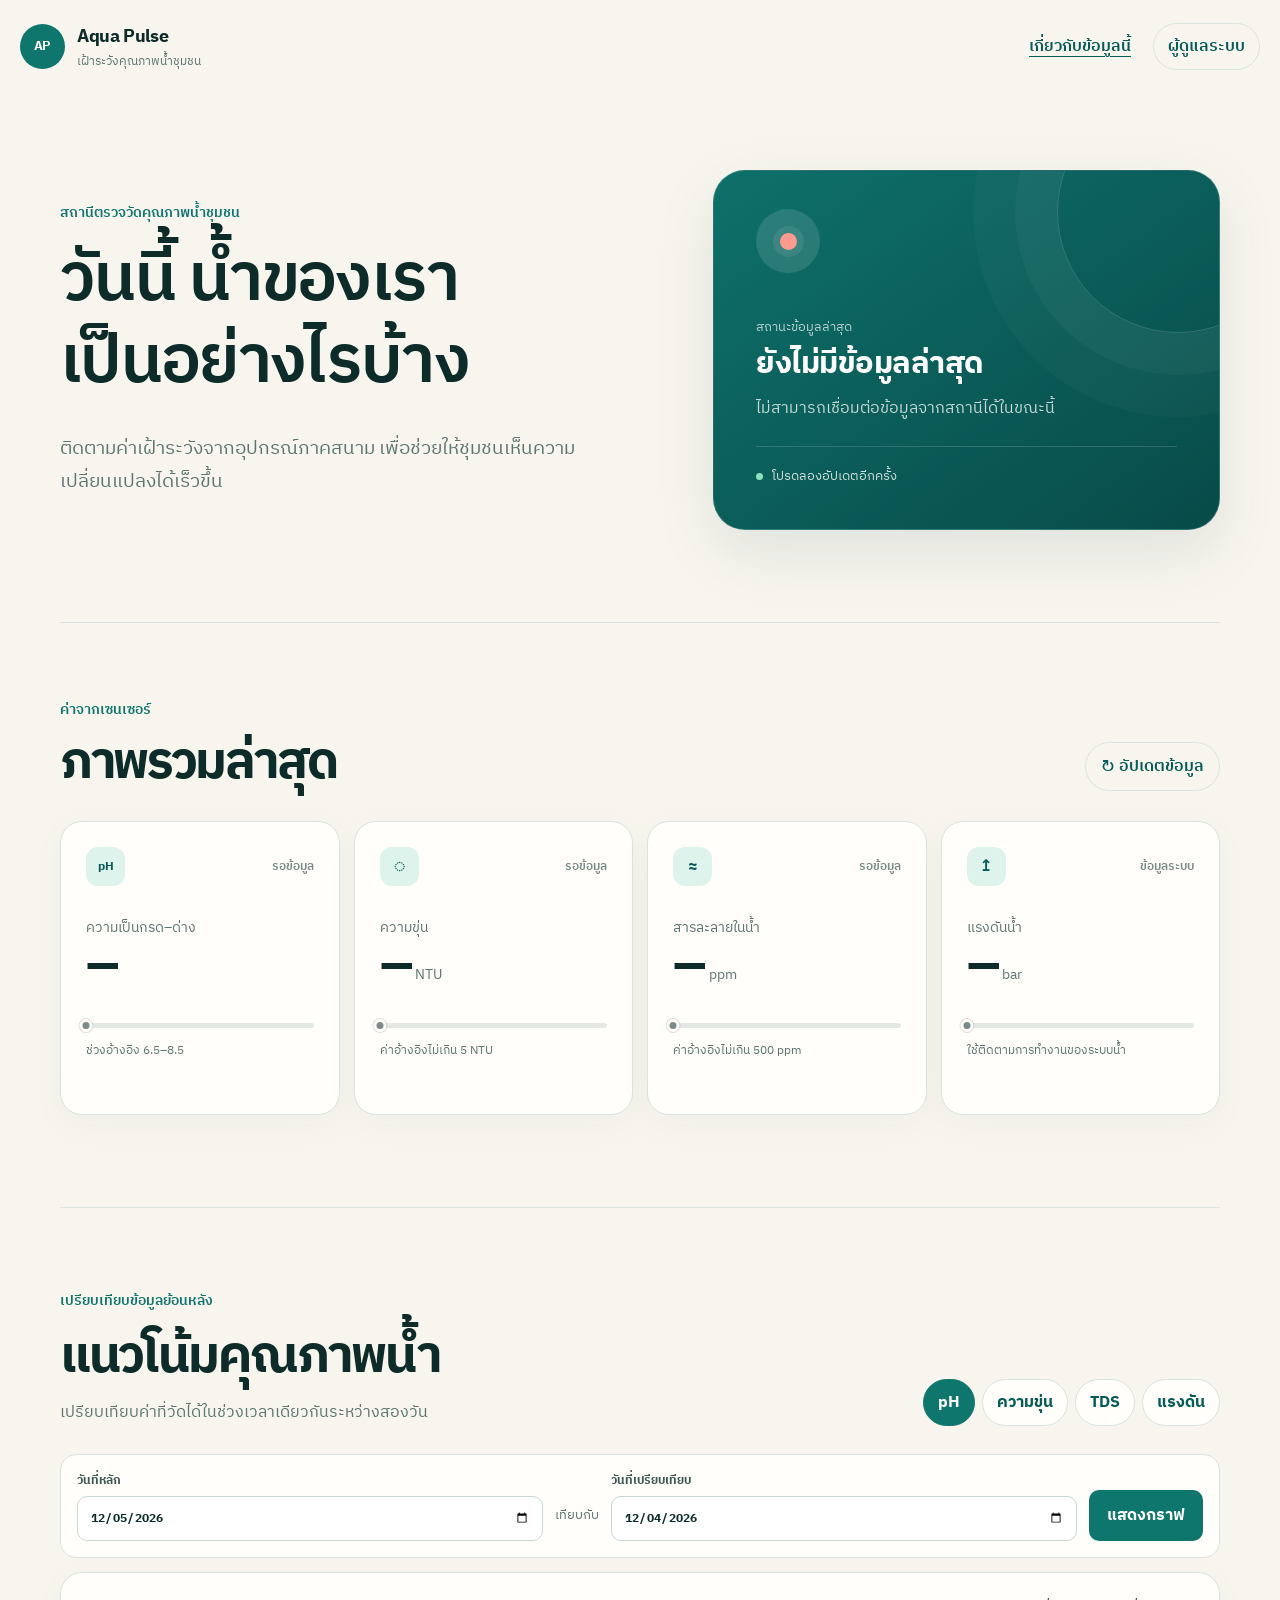
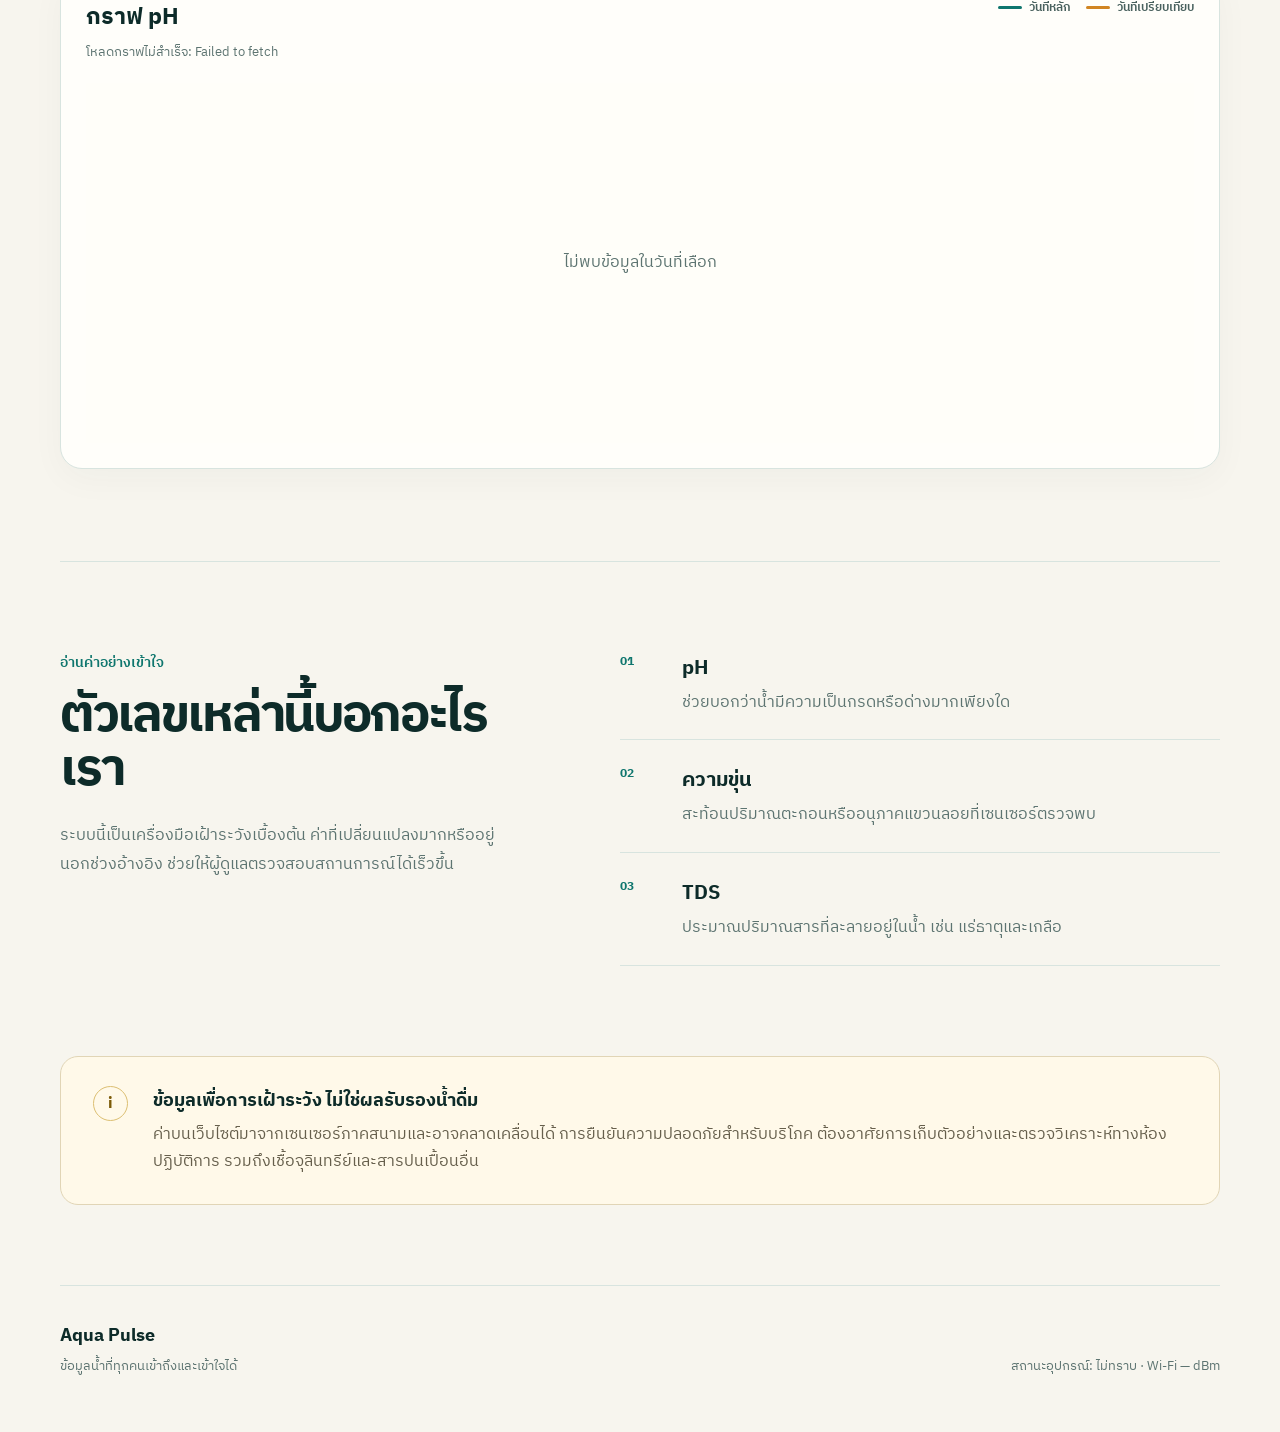
<file: index.html>
<!doctype html>
<html lang="th">
  <head>
    <meta charset="UTF-8" />
    <meta name="viewport" content="width=device-width, initial-scale=1.0" />
    <meta name="theme-color" content="#eaf6f3" />
    <meta
      name="description"
      content="Aqua Pulse รายงานข้อมูลเฝ้าระวังคุณภาพน้ำจากสถานีตรวจวัดชุมชน"
    />
    <title>Aqua Pulse | เฝ้าระวังคุณภาพน้ำชุมชน</title>
    <link rel="preconnect" href="https://fonts.googleapis.com" />
    <link rel="preconnect" href="https://fonts.gstatic.com" crossorigin />
    <link
      href="https://fonts.googleapis.com/css2?family=IBM+Plex+Sans+Thai:wght@400;500;600;700&display=swap"
      rel="stylesheet"
    />
    <link rel="stylesheet" href="styles.css?v=2" />
    <script src="config.js?v=1" defer></script>
    <script src="app.js?v=2" defer></script>
  </head>
  <body>
    <header class="site-header">
      <a class="brand" href="#top" aria-label="Aqua Pulse หน้าหลัก">
        <span class="brand-mark" aria-hidden="true">AP</span>
        <span>
          <strong>Aqua Pulse</strong>
          <small>เฝ้าระวังคุณภาพน้ำชุมชน</small>
        </span>
      </a>
      <nav class="header-nav" aria-label="เมนูหลัก">
        <a class="about-link" href="#about">เกี่ยวกับข้อมูลนี้</a>
        <a class="admin-link" href="admin.html">ผู้ดูแลระบบ</a>
      </nav>
    </header>

    <main id="top">
      <section class="hero shell" aria-labelledby="page-title">
        <div class="hero-copy">
          <p class="eyebrow">สถานีตรวจวัดคุณภาพน้ำชุมชน</p>
          <h1 id="page-title">
            <span>วันนี้ น้ำของเรา</span>
            <span>เป็นอย่างไรบ้าง</span>
          </h1>
          <p class="hero-intro">
            ติดตามค่าเฝ้าระวังจากอุปกรณ์ภาคสนาม เพื่อช่วยให้ชุมชนเห็นความเปลี่ยนแปลงได้เร็วขึ้น
          </p>
        </div>

        <aside class="overall-card" aria-live="polite">
          <div class="status-orb" id="status-orb" aria-hidden="true">
            <span></span>
          </div>
          <div>
            <p class="status-label">สถานะข้อมูลล่าสุด</p>
            <h2 id="overall-status">กำลังตรวจสอบข้อมูล</h2>
            <p id="overall-message">กรุณารอสักครู่ ระบบกำลังเชื่อมต่อสถานีตรวจวัด</p>
          </div>
          <div class="updated-row">
            <span class="live-dot" aria-hidden="true"></span>
            <span id="updated-at">ยังไม่มีเวลาอัปเดต</span>
          </div>
        </aside>
      </section>

      <section class="metrics-section shell" aria-labelledby="metrics-title">
        <div class="section-heading">
          <div>
            <p class="eyebrow">ค่าจากเซนเซอร์</p>
            <h2 id="metrics-title">ภาพรวมล่าสุด</h2>
          </div>
          <button class="refresh-button" id="refresh-button" type="button">
            <span aria-hidden="true">↻</span> อัปเดตข้อมูล
          </button>
        </div>

        <div class="metric-grid">
          <article class="metric-card" data-metric="ph">
            <div class="metric-topline">
              <span class="metric-icon ph-icon" aria-hidden="true">pH</span>
              <span class="metric-state">รอข้อมูล</span>
            </div>
            <p class="metric-name">ความเป็นกรด–ด่าง</p>
            <p class="metric-value"><strong id="ph-value">—</strong></p>
            <div class="range-track" aria-hidden="true"><span id="ph-marker"></span></div>
            <p class="metric-guide">ช่วงอ้างอิง 6.5–8.5</p>
          </article>

          <article class="metric-card" data-metric="turbidity">
            <div class="metric-topline">
              <span class="metric-icon" aria-hidden="true">◌</span>
              <span class="metric-state">รอข้อมูล</span>
            </div>
            <p class="metric-name">ความขุ่น</p>
            <p class="metric-value"><strong id="turbidity-value">—</strong> <span>NTU</span></p>
            <div class="range-track" aria-hidden="true"><span id="turbidity-marker"></span></div>
            <p class="metric-guide">ค่าอ้างอิงไม่เกิน 5 NTU</p>
          </article>

          <article class="metric-card" data-metric="tds">
            <div class="metric-topline">
              <span class="metric-icon" aria-hidden="true">≈</span>
              <span class="metric-state">รอข้อมูล</span>
            </div>
            <p class="metric-name">สารละลายในน้ำ</p>
            <p class="metric-value"><strong id="tds-value">—</strong> <span>ppm</span></p>
            <div class="range-track" aria-hidden="true"><span id="tds-marker"></span></div>
            <p class="metric-guide">ค่าอ้างอิงไม่เกิน 500 ppm</p>
          </article>

          <article class="metric-card neutral" data-metric="pressure">
            <div class="metric-topline">
              <span class="metric-icon" aria-hidden="true">↥</span>
              <span class="metric-state">ข้อมูลระบบ</span>
            </div>
            <p class="metric-name">แรงดันน้ำ</p>
            <p class="metric-value"><strong id="pressure-value">—</strong> <span>bar</span></p>
            <div class="range-track" aria-hidden="true"><span id="pressure-marker"></span></div>
            <p class="metric-guide">ใช้ติดตามการทำงานของระบบน้ำ</p>
          </article>
        </div>
      </section>

      <section class="trend-section shell" aria-labelledby="trend-title">
        <div class="trend-heading">
          <div>
            <p class="eyebrow">เปรียบเทียบข้อมูลย้อนหลัง</p>
            <h2 id="trend-title">แนวโน้มคุณภาพน้ำ</h2>
            <p>เปรียบเทียบค่าที่วัดได้ในช่วงเวลาเดียวกันระหว่างสองวัน</p>
          </div>
          <div class="trend-tabs" role="group" aria-label="เลือกค่าที่แสดงในกราฟ">
            <button class="trend-tab active" type="button" data-trend="ph">pH</button>
            <button class="trend-tab" type="button" data-trend="turbidity">ความขุ่น</button>
            <button class="trend-tab" type="button" data-trend="tds">TDS</button>
            <button class="trend-tab" type="button" data-trend="pressure">แรงดัน</button>
          </div>
        </div>

        <form class="compare-form" id="compare-form">
          <label>วันที่หลัก<input id="primary-date" type="date" required /></label>
          <span class="compare-word">เทียบกับ</span>
          <label>วันที่เปรียบเทียบ<input id="compare-date" type="date" required /></label>
          <button type="submit">แสดงกราฟ</button>
        </form>

        <div class="public-chart-card">
          <div class="chart-meta">
            <div><h3 id="public-chart-title">กราฟ pH</h3><p id="public-chart-note">กำลังโหลดข้อมูลย้อนหลัง</p></div>
            <div class="chart-legend">
              <span><i class="legend-line primary-line"></i><b id="primary-legend">วันที่หลัก</b></span>
              <span><i class="legend-line compare-line"></i><b id="compare-legend">วันที่เปรียบเทียบ</b></span>
            </div>
          </div>
          <div class="public-chart-wrap">
            <canvas id="public-history-chart" role="img" aria-label="กราฟเปรียบเทียบข้อมูลคุณภาพน้ำสองวัน"></canvas>
            <p id="public-chart-empty" class="public-chart-empty" hidden>ไม่พบข้อมูลในวันที่เลือก</p>
          </div>
        </div>
      </section>

      <section class="context-section shell" aria-labelledby="context-title">
        <div class="context-copy">
          <p class="eyebrow">อ่านค่าอย่างเข้าใจ</p>
          <h2 id="context-title">ตัวเลขเหล่านี้บอกอะไรเรา</h2>
          <p>
            ระบบนี้เป็นเครื่องมือเฝ้าระวังเบื้องต้น ค่าที่เปลี่ยนแปลงมากหรืออยู่นอกช่วงอ้างอิง
            ช่วยให้ผู้ดูแลตรวจสอบสถานการณ์ได้เร็วขึ้น
          </p>
        </div>
        <div class="explainer-list">
          <article>
            <span>01</span>
            <div><h3>pH</h3><p>ช่วยบอกว่าน้ำมีความเป็นกรดหรือด่างมากเพียงใด</p></div>
          </article>
          <article>
            <span>02</span>
            <div><h3>ความขุ่น</h3><p>สะท้อนปริมาณตะกอนหรืออนุภาคแขวนลอยที่เซนเซอร์ตรวจพบ</p></div>
          </article>
          <article>
            <span>03</span>
            <div><h3>TDS</h3><p>ประมาณปริมาณสารที่ละลายอยู่ในน้ำ เช่น แร่ธาตุและเกลือ</p></div>
          </article>
        </div>
      </section>

      <section class="disclaimer shell" id="about">
        <span class="notice-icon" aria-hidden="true">i</span>
        <div>
          <h2>ข้อมูลเพื่อการเฝ้าระวัง ไม่ใช่ผลรับรองน้ำดื่ม</h2>
          <p>
            ค่าบนเว็บไซต์มาจากเซนเซอร์ภาคสนามและอาจคลาดเคลื่อนได้ การยืนยันความปลอดภัยสำหรับบริโภค
            ต้องอาศัยการเก็บตัวอย่างและตรวจวิเคราะห์ทางห้องปฏิบัติการ รวมถึงเชื้อจุลินทรีย์และสารปนเปื้อนอื่น
          </p>
        </div>
      </section>
    </main>

    <footer class="site-footer shell">
      <div><strong>Aqua Pulse</strong><p>ข้อมูลน้ำที่ทุกคนเข้าถึงและเข้าใจได้</p></div>
      <p>สถานะอุปกรณ์: <span id="device-status">ไม่ทราบ</span> · Wi‑Fi <span id="wifi-value">—</span> dBm</p>
    </footer>

    <noscript>เว็บไซต์นี้ต้องเปิดใช้งาน JavaScript เพื่อโหลดข้อมูลล่าสุดจากสถานีตรวจวัด</noscript>
  </body>
</html>
</file>
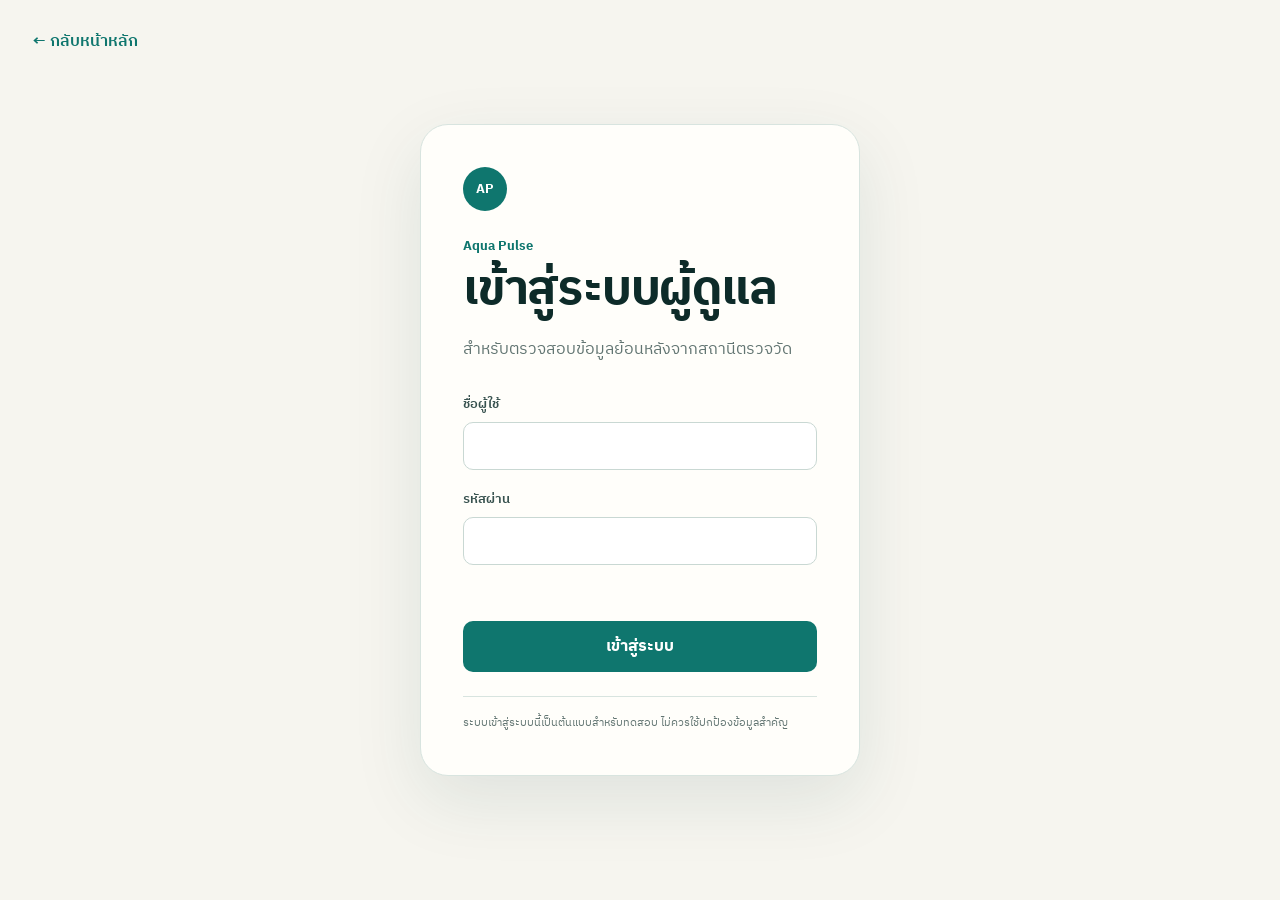
<file: admin.html>
<!doctype html>
<html lang="th">
  <head>
    <meta charset="UTF-8" />
    <meta name="viewport" content="width=device-width, initial-scale=1.0" />
    <meta name="robots" content="noindex,nofollow" />
    <title>ระบบผู้ดูแล | Aqua Pulse</title>
    <link rel="preconnect" href="https://fonts.googleapis.com" />
    <link rel="preconnect" href="https://fonts.gstatic.com" crossorigin />
    <link href="https://fonts.googleapis.com/css2?family=IBM+Plex+Sans+Thai:wght@400;500;600;700&display=swap" rel="stylesheet" />
    <link rel="stylesheet" href="admin.css?v=3" />
    <script src="config.js?v=1" defer></script>
    <script src="admin.js?v=3" defer></script>
  </head>
  <body>
    <main>
      <section class="login-view" id="login-view">
        <a class="back-link" href="index.html">← กลับหน้าหลัก</a>
        <div class="login-card">
          <span class="logo">AP</span>
          <p class="eyebrow">Aqua Pulse</p>
          <h1>เข้าสู่ระบบผู้ดูแล</h1>
          <p class="muted">สำหรับตรวจสอบข้อมูลย้อนหลังจากสถานีตรวจวัด</p>
          <form id="login-form">
            <label>ชื่อผู้ใช้<input id="username" name="username" autocomplete="username" required /></label>
            <label>รหัสผ่าน<input id="password" name="password" type="password" autocomplete="current-password" required /></label>
            <p class="form-error" id="login-error" role="alert"></p>
            <button type="submit">เข้าสู่ระบบ</button>
          </form>
          <p class="security-note">ระบบเข้าสู่ระบบนี้เป็นต้นแบบสำหรับทดสอบ ไม่ควรใช้ปกป้องข้อมูลสำคัญ</p>
        </div>
      </section>

      <section class="dashboard" id="dashboard" hidden>
        <header class="admin-header">
          <a class="brand" href="index.html"><span class="logo">AP</span><span><strong>Aqua Pulse</strong><small>ระบบผู้ดูแลข้อมูล</small></span></a>
          <button class="ghost-button" id="logout-button" type="button">ออกจากระบบ</button>
        </header>

        <div class="dashboard-shell">
          <div class="page-heading">
            <div><p class="eyebrow">ข้อมูลจากสถานี</p><h1>ข้อมูลย้อนหลัง</h1><p class="muted" id="result-summary">กำลังเตรียมข้อมูล</p></div>
            <button id="reload-button" class="primary-button" type="button">อัปเดตข้อมูล</button>
          </div>

          <form class="filters" id="filter-form">
            <label>ตั้งแต่วันที่<input type="date" id="from-date" /></label>
            <label>ถึงวันที่<input type="date" id="to-date" /></label>
            <label>จำนวนรายการ<select id="limit"><option>50</option><option selected>100</option><option>250</option><option>500</option></select></label>
            <button type="submit">ค้นหา</button>
            <button class="clear-button" id="clear-filter" type="button">ล้างตัวกรอง</button>
          </form>

          <div class="notice" id="data-notice" role="status">กำลังโหลดข้อมูล…</div>
          <section class="chart-card" aria-labelledby="chart-title">
            <div class="chart-heading">
              <div>
                <p class="chart-kicker">แนวโน้มตามเวลา</p>
                <h2 id="chart-title">กราฟ pH</h2>
                <p id="chart-description">แสดงการเปลี่ยนแปลงของค่า pH จากข้อมูลที่เลือก</p>
              </div>
              <div class="chart-tabs" role="group" aria-label="เลือกข้อมูลในกราฟ">
                <button class="chart-tab active" type="button" data-chart="ph">pH</button>
                <button class="chart-tab" type="button" data-chart="turbidity">ความขุ่น</button>
                <button class="chart-tab" type="button" data-chart="tds">TDS</button>
                <button class="chart-tab" type="button" data-chart="pressure">แรงดัน</button>
              </div>
            </div>
            <div class="chart-wrap">
              <canvas id="history-chart" role="img" aria-label="กราฟข้อมูลย้อนหลัง"></canvas>
              <p class="chart-empty" id="chart-empty" hidden>ไม่มีข้อมูลสำหรับสร้างกราฟ</p>
            </div>
          </section>
          <div class="table-card">
            <div class="table-scroll">
              <table>
                <thead><tr><th>วันและเวลา</th><th>แรงดัน</th><th>pH</th><th>TDS</th><th>ความขุ่น</th><th>Wi‑Fi</th><th>สถานะ</th></tr></thead>
                <tbody id="history-body"></tbody>
              </table>
            </div>
          </div>
        </div>
      </section>
    </main>
  </body>
</html>
</file>
<file: styles.css>
:root {
  --ink: #0d2b29;
  --muted: #5d7471;
  --teal: #0f766e;
  --teal-dark: #075c57;
  --mint: #dff3ed;
  --cream: #f7f5ee;
  --paper: #fffefa;
  --line: #d8e4df;
  --good: #1c846d;
  --warn: #d18522;
  --bad: #c84c3e;
  --unknown: #7b8a88;
  --shadow: 0 22px 60px rgba(22, 71, 65, 0.1);
}

* { box-sizing: border-box; }
html { scroll-behavior: smooth; }
body {
  margin: 0;
  color: var(--ink);
  background: var(--cream);
  font-family: "IBM Plex Sans Thai", system-ui, sans-serif;
  -webkit-font-smoothing: antialiased;
}
button, a { font: inherit; }
a { color: inherit; }
.shell { width: min(1160px, calc(100% - 40px)); margin-inline: auto; }

.site-header {
  width: min(1240px, calc(100% - 40px));
  margin: 0 auto;
  min-height: 92px;
  display: flex;
  align-items: center;
  justify-content: space-between;
}
.brand { display: flex; align-items: center; gap: 12px; text-decoration: none; }
.brand-mark {
  display: grid; place-items: center; width: 45px; height: 45px; border-radius: 50%;
  color: #fff; background: var(--teal); font-size: 13px; font-weight: 700; letter-spacing: -.04em;
}
.brand strong, .brand small { display: block; }
.brand strong { font-size: 18px; letter-spacing: -.02em; }
.brand small { color: var(--muted); font-size: 12px; }
.header-nav { display: flex; align-items: center; gap: 22px; }
.about-link, .admin-link { color: var(--teal-dark); font-weight: 600; text-decoration-thickness: 1px; text-underline-offset: 5px; }
.admin-link { padding: 9px 14px; border: 1px solid var(--line); border-radius: 999px; text-decoration: none; }

.hero { display: grid; grid-template-columns: 1.05fr .95fr; gap: 8%; align-items: center; padding: 78px 0 92px; }
.eyebrow { margin: 0 0 16px; color: var(--teal); font-size: 14px; font-weight: 600; line-height: 1.6; }
.hero-copy { min-width: 0; }
.hero h1 {
  margin: 0;
  max-width: 720px;
  font-size: clamp(46px, 5.25vw, 74px);
  font-weight: 600;
  line-height: 1.22;
  letter-spacing: -.025em;
}
.hero h1 span { display: block; }
.hero-intro { max-width: 560px; margin: 28px 0 0; color: var(--muted); font-size: 19px; line-height: 1.75; }
.overall-card {
  position: relative; overflow: hidden; min-height: 360px; padding: 42px;
  display: flex; flex-direction: column; justify-content: flex-end;
  border: 1px solid rgba(255,255,255,.14); border-radius: 32px; color: #fff;
  background: linear-gradient(145deg, #0e706a, #084b49); box-shadow: var(--shadow);
}
.overall-card::after { content: ""; position: absolute; width: 240px; height: 240px; right: -80px; top: -80px; border: 1px solid rgba(255,255,255,.16); border-radius: 50%; box-shadow: 0 0 0 42px rgba(255,255,255,.035), 0 0 0 84px rgba(255,255,255,.025); }
.status-orb { position: absolute; top: 38px; left: 42px; width: 64px; height: 64px; display: grid; place-items: center; border-radius: 50%; background: rgba(255,255,255,.12); }
.status-orb span { width: 17px; height: 17px; border-radius: 50%; background: #b5c1bf; box-shadow: 0 0 0 7px rgba(255,255,255,.08); }
.status-orb.good span { background: #8de0bd; }
.status-orb.warning span { background: #ffd18a; }
.status-orb.danger span { background: #ff9a8f; }
.status-label { margin: 0 0 6px; color: rgba(255,255,255,.7); font-size: 13px; }
.overall-card h2 { margin: 0; font-size: 31px; line-height: 1.35; letter-spacing: -.015em; }
.overall-card h2 + p { margin: 10px 0 24px; color: rgba(255,255,255,.76); line-height: 1.65; }
.updated-row { padding-top: 18px; border-top: 1px solid rgba(255,255,255,.15); display: flex; align-items: center; gap: 9px; font-size: 13px; color: rgba(255,255,255,.8); }
.live-dot { width: 7px; height: 7px; border-radius: 50%; background: #8de0bd; }

.metrics-section { padding: 76px 0 92px; border-top: 1px solid var(--line); }
.section-heading { margin-bottom: 30px; display: flex; justify-content: space-between; align-items: end; }
.section-heading h2, .context-copy h2 { margin: 0; font-size: clamp(34px, 4vw, 52px); line-height: 1.05; letter-spacing: -.045em; }
.refresh-button { padding: 10px 15px; border: 1px solid var(--line); border-radius: 999px; color: var(--teal-dark); background: transparent; font-weight: 600; cursor: pointer; }
.refresh-button:hover { background: var(--mint); }
.refresh-button:disabled { opacity: .55; cursor: wait; }
.metric-grid { display: grid; grid-template-columns: repeat(4, 1fr); gap: 14px; }
.metric-card { min-height: 294px; padding: 25px; border: 1px solid var(--line); border-radius: 22px; background: var(--paper); box-shadow: 0 10px 35px rgba(26,70,65,.035); }
.metric-topline { display: flex; align-items: center; justify-content: space-between; gap: 10px; }
.metric-icon { width: 39px; height: 39px; display: grid; place-items: center; border-radius: 12px; color: var(--teal-dark); background: var(--mint); font-weight: 700; }
.ph-icon { font-size: 12px; }
.metric-state { color: var(--unknown); font-size: 12px; font-weight: 600; }
.metric-card.good .metric-state { color: var(--good); }
.metric-card.warning .metric-state { color: var(--warn); }
.metric-card.danger .metric-state { color: var(--bad); }
.metric-name { margin: 30px 0 6px; color: var(--muted); font-size: 14px; }
.metric-value { margin: 0; white-space: nowrap; }
.metric-value strong { font-size: 43px; line-height: 1; letter-spacing: -.055em; }
.metric-value span { color: var(--muted); font-size: 14px; }
.range-track { position: relative; height: 5px; margin: 35px 0 14px; border-radius: 10px; background: #e4e9e6; }
.range-track span { position: absolute; left: 0; top: -4px; width: 13px; height: 13px; border: 3px solid var(--paper); border-radius: 50%; background: var(--unknown); box-shadow: 0 0 0 1px rgba(0,0,0,.12); transform: translateX(-50%); }
.metric-card.good .range-track span { background: var(--good); }
.metric-card.warning .range-track span { background: var(--warn); }
.metric-card.danger .range-track span { background: var(--bad); }
.metric-guide { margin: 0; color: var(--muted); font-size: 12px; line-height: 1.55; }

.trend-section { padding: 82px 0 92px; border-top: 1px solid var(--line); }
.trend-heading { display:flex; justify-content:space-between; align-items:end; gap:32px; }
.trend-heading h2 { margin:0; font-size:clamp(34px,4vw,52px); line-height:1.1; letter-spacing:-.04em; }
.trend-heading > div:first-child > p:last-child { margin:14px 0 0; color:var(--muted); }
.trend-tabs { display:flex; flex-wrap:wrap; justify-content:flex-end; gap:7px; }
.trend-tab { padding:9px 14px; border:1px solid var(--line); border-radius:999px; color:var(--teal-dark); background:var(--paper); font-weight:700; cursor:pointer; }
.trend-tab.active { border-color:var(--teal); color:white; background:var(--teal); }
.compare-form { margin:28px 0 14px; padding:16px; display:grid; grid-template-columns:1fr auto 1fr auto; align-items:end; gap:12px; border:1px solid var(--line); border-radius:16px; background:var(--paper); }
.compare-form label { display:grid; gap:6px; color:#3e5955; font-size:12px; font-weight:700; }
.compare-form input { min-width:0; width:100%; padding:11px 12px; border:1px solid #c9d8d3; border-radius:10px; color:var(--ink); background:white; font:inherit; }
.compare-form button { padding:12px 18px; border:0; border-radius:10px; color:white; background:var(--teal); font:inherit; font-weight:700; cursor:pointer; }
.compare-word { align-self:center; padding-top:18px; color:var(--muted); font-size:13px; }
.public-chart-card { padding:25px; border:1px solid var(--line); border-radius:22px; background:var(--paper); box-shadow:0 10px 35px rgba(26,70,65,.035); }
.chart-meta { display:flex; justify-content:space-between; align-items:start; gap:24px; }
.chart-meta h3 { margin:0; font-size:23px; }.chart-meta p{margin:5px 0 0;color:var(--muted);font-size:13px}
.chart-legend { display:flex; flex-wrap:wrap; gap:15px; color:#49615e; font-size:12px; }.chart-legend span{display:flex;align-items:center;gap:7px}.chart-legend b{font-weight:600}
.legend-line { width:24px; height:3px; display:inline-block; border-radius:3px; }.primary-line{background:#0f766e}.compare-line{background:#d18522}
.public-chart-wrap { position:relative; height:360px; margin-top:20px; }
#public-history-chart { width:100%; height:100%; display:block; }
.public-chart-empty { position:absolute; inset:0; margin:0; display:grid; place-items:center; color:var(--muted); background:rgba(255,254,250,.88); }.public-chart-empty[hidden]{display:none}

.context-section { padding: 90px 0; display: grid; grid-template-columns: .85fr 1.15fr; gap: 10%; border-top: 1px solid var(--line); }
.context-copy > p:last-child { max-width: 460px; margin: 24px 0 0; color: var(--muted); line-height: 1.8; }
.explainer-list article { padding: 24px 0; display: grid; grid-template-columns: 48px 1fr; gap: 14px; border-bottom: 1px solid var(--line); }
.explainer-list article:first-child { padding-top: 0; }
.explainer-list article > span { color: var(--teal); font-size: 12px; font-weight: 700; }
.explainer-list h3 { margin: 0 0 5px; font-size: 20px; }
.explainer-list p { margin: 0; color: var(--muted); line-height: 1.6; }

.disclaimer { margin-bottom: 80px; padding: 29px 32px; display: grid; grid-template-columns: 42px 1fr; gap: 18px; border: 1px solid #e1d5b6; border-radius: 18px; background: #fff9e9; }
.notice-icon { width: 35px; height: 35px; display: grid; place-items: center; border: 1px solid #dcbf72; border-radius: 50%; color: #7c5b08; font-weight: 700; }
.disclaimer h2 { margin: 0 0 5px; font-size: 18px; }
.disclaimer p { margin: 0; color: #665f4c; line-height: 1.7; }
.site-footer { padding: 35px 0 55px; display: flex; justify-content: space-between; align-items: end; border-top: 1px solid var(--line); color: var(--muted); font-size: 13px; }
.site-footer strong { color: var(--ink); font-size: 18px; }
.site-footer p { margin: 4px 0 0; }
noscript { display: block; padding: 15px; text-align: center; background: #fff1c7; }

@media (max-width: 900px) {
  .hero { grid-template-columns: 1fr; gap: 48px; padding-top: 48px; }
  .overall-card { min-height: 330px; }
  .metric-grid { grid-template-columns: repeat(2, 1fr); }
  .context-section { grid-template-columns: 1fr; gap: 48px; }
  .trend-heading { display:grid; }.trend-tabs{justify-content:flex-start}.compare-form{grid-template-columns:1fr 1fr}.compare-word{display:none}.compare-form button{grid-column:1/-1}
}
@media (max-width: 560px) {
  .shell, .site-header { width: min(100% - 28px, 1160px); }
  .site-header { min-height: 78px; }
  .about-link { display: none; }
  .hero { padding: 42px 0 66px; }
  .hero h1 { font-size: 43px; line-height: 1.24; }
  .hero-intro { font-size: 16px; }
  .overall-card { min-height: 330px; padding: 28px; border-radius: 25px; }
  .status-orb { left: 28px; top: 28px; }
  .overall-card h2 { font-size: 27px; }
  .metrics-section { padding: 60px 0 70px; }
  .section-heading { align-items: start; gap: 20px; }
  .refresh-button { width: 44px; overflow: hidden; white-space: nowrap; color: transparent; }
  .refresh-button span { color: var(--teal-dark); }
  .metric-grid { grid-template-columns: 1fr; }
  .metric-card { min-height: 250px; }
  .context-section { padding: 70px 0; }
  .trend-section { padding:65px 0 70px; }.trend-tabs{display:grid;grid-template-columns:1fr 1fr}.compare-form{grid-template-columns:1fr}.compare-form button{grid-column:auto}.chart-meta{display:grid}.public-chart-wrap{height:290px}
  .disclaimer { padding: 23px; grid-template-columns: 1fr; }
  .site-footer { align-items: start; flex-direction: column; gap: 24px; }
}

@media (prefers-reduced-motion: reduce) { html { scroll-behavior: auto; } }
</file>
<file: admin.css>
:root { --ink:#0d2b29; --muted:#627572; --teal:#0f766e; --cream:#f6f5ef; --paper:#fffefa; --line:#d8e4df; --bad:#b83d35; }
* { box-sizing:border-box; }
[hidden] { display:none !important; }
body { margin:0; color:var(--ink); background:var(--cream); font-family:"IBM Plex Sans Thai",system-ui,sans-serif; }
button,input,select { font:inherit; }
.login-view { min-height:100vh; padding:32px; display:grid; place-items:center; position:relative; }
.back-link { position:absolute; top:28px; left:32px; color:var(--teal); font-weight:600; text-decoration:none; }
.login-card { width:min(440px,100%); padding:42px; border:1px solid var(--line); border-radius:28px; background:var(--paper); box-shadow:0 24px 70px rgba(18,70,64,.1); }
.logo { width:44px; height:44px; display:grid; place-items:center; border-radius:50%; color:white; background:var(--teal); font-size:13px; font-weight:700; }
.eyebrow { margin:24px 0 5px; color:var(--teal); font-size:13px; font-weight:700; }
h1 { margin:0; font-size:clamp(32px,4vw,48px); line-height:1.2; letter-spacing:-.025em; }
.muted { color:var(--muted); }
form label { display:grid; gap:7px; color:#38524f; font-size:13px; font-weight:600; }
.login-card form { margin-top:30px; display:grid; gap:18px; }
input,select { width:100%; padding:12px 13px; border:1px solid #c9d8d3; border-radius:10px; color:var(--ink); background:white; outline:none; }
input:focus,select:focus { border-color:var(--teal); box-shadow:0 0 0 3px rgba(15,118,110,.12); }
button { border:0; cursor:pointer; }
.login-card button,.primary-button,.filters button { padding:12px 18px; border-radius:10px; color:white; background:var(--teal); font-weight:700; }
.form-error { min-height:20px; margin:0; color:var(--bad); font-size:13px; }
.security-note { margin:24px 0 0; padding-top:18px; border-top:1px solid var(--line); color:var(--muted); font-size:11px; line-height:1.6; }
.admin-header { min-height:82px; padding:0 max(24px,calc((100vw - 1200px)/2)); display:flex; align-items:center; justify-content:space-between; border-bottom:1px solid var(--line); background:rgba(255,254,250,.9); }
.brand { display:flex; align-items:center; gap:11px; color:inherit; text-decoration:none; }.brand strong,.brand small{display:block}.brand small{color:var(--muted);font-size:12px}
.ghost-button { padding:9px 14px; border:1px solid var(--line); border-radius:999px; color:var(--teal); background:transparent; font-weight:600; }
.dashboard-shell { width:min(1200px,calc(100% - 40px)); margin:0 auto; padding:65px 0 90px; }
.page-heading { display:flex; align-items:end; justify-content:space-between; gap:20px; }.page-heading .eyebrow{margin-top:0}.page-heading .muted{margin-bottom:0}
.filters { margin:34px 0 22px; padding:20px; display:grid; grid-template-columns:repeat(3,1fr) auto auto; align-items:end; gap:12px; border:1px solid var(--line); border-radius:16px; background:var(--paper); }
.filters .clear-button { color:var(--teal); background:#e5f2ee; }
.notice { margin-bottom:12px; color:var(--muted); font-size:13px; }.notice.error{color:var(--bad)}
.chart-card { margin-bottom:20px; padding:24px; border:1px solid var(--line); border-radius:18px; background:var(--paper); }
.chart-heading { display:flex; align-items:start; justify-content:space-between; gap:24px; }
.chart-kicker { margin:0 0 3px; color:var(--teal); font-size:12px; font-weight:700; }
.chart-heading h2 { margin:0; font-size:24px; }
.chart-heading p:last-child { margin:5px 0 0; color:var(--muted); font-size:13px; }
.chart-tabs { display:flex; flex-wrap:wrap; gap:7px; }
.chart-tab { padding:8px 13px; border:1px solid var(--line); border-radius:999px; color:var(--teal); background:white; font-size:12px; font-weight:700; }
.chart-tab.active { border-color:var(--teal); color:white; background:var(--teal); }
.chart-wrap { position:relative; height:330px; margin-top:24px; }
#history-chart { width:100%; height:100%; display:block; }
.chart-empty { position:absolute; inset:0; margin:0; display:grid; place-items:center; color:var(--muted); background:rgba(255,254,250,.85); }
.chart-empty[hidden] { display:none; }
.table-card { overflow:hidden; border:1px solid var(--line); border-radius:18px; background:var(--paper); }
.table-scroll { overflow:auto; }
table { width:100%; min-width:850px; border-collapse:collapse; font-size:14px; }
th,td { padding:15px 18px; border-bottom:1px solid #e8eeeb; text-align:left; white-space:nowrap; }
th { position:sticky; top:0; color:#4b625f; background:#eef5f2; font-size:12px; }
tbody tr:hover { background:#fafcfb; }
.status-pill { padding:4px 9px; border-radius:999px; color:#176653; background:#dff3eb; font-size:11px; font-weight:700; }
.status-pill.offline { color:#914039; background:#fde7e4; }
@media(max-width:800px){.filters{grid-template-columns:1fr 1fr}.filters label:last-of-type{grid-column:1/-1}.page-heading{align-items:start}.dashboard-shell{padding-top:40px}.chart-heading{display:grid}.chart-wrap{height:280px}}
@media(max-width:520px){.login-view{padding:18px}.login-card{padding:28px}.back-link{top:18px;left:18px}.filters{grid-template-columns:1fr}.filters label:last-of-type{grid-column:auto}.page-heading{display:grid}.primary-button{width:100%}.admin-header{padding:0 18px}}
</file>
